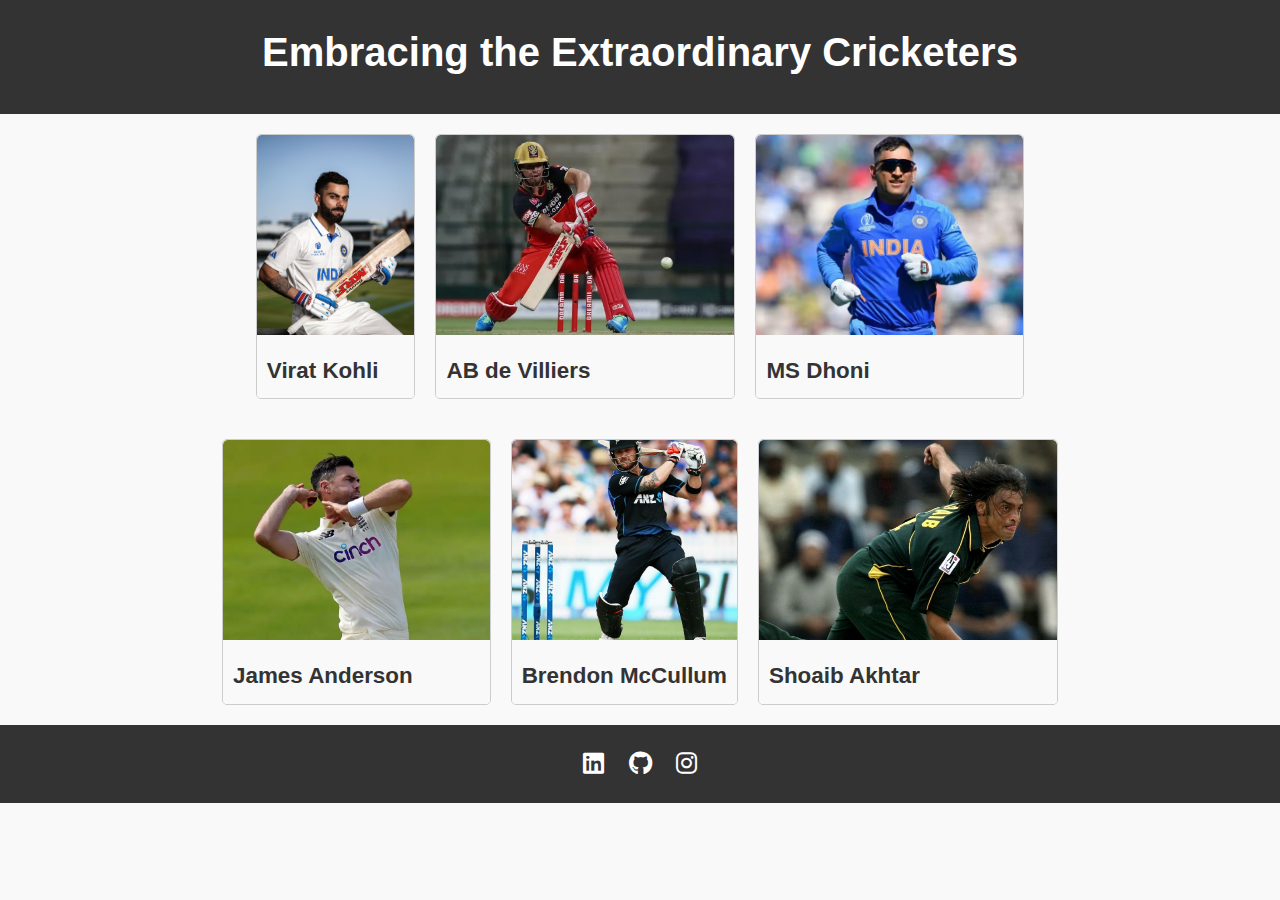
<file: index.html>
<!DOCTYPE html>
<html lang="en">
<head>
    <meta charset="UTF-8">
    <meta name="viewport" content="width=device-width, initial-scale=1.0">
    <title>Urniv Bosu - Admire page</title>
    <link rel="stylesheet" href="style.css">
    <link rel="stylesheet" href="https://cdnjs.cloudflare.com/ajax/libs/font-awesome/6.0.0-beta3/css/all.min.css" integrity="sha384-LCsBTh5L6C3j5mdoQq3w4wH3FfUHKJg%2BHFh3z04e%2BqkGk/rWY6pPxzveFwKG9HM" crossorigin="anonymous">
</head>
<body>
    <header>
        <h1>Embracing the Extraordinary Cricketers</h1>
    </header>

    <section class="blog-section">
        <div class="blog-item">
            <a href="./desc1.html">
                <img src="./image1.jpeg" alt="Blog Image 1">
                <h2>Virat Kohli</h2>
            </a>
        </div>

        <div class="blog-item">
            <a href="./desc2.html">
                <img src="./image2.jpeg" alt="Blog Image 2">
                <h2>AB de Villiers</h2>
            </a>
        </div>

        <div class="blog-item">
            <a href="./desc3.html">
                <img src="./image3.jpg" alt="Blog Image 3">
                <h2>MS Dhoni</h2>
            </a>
        </div>

        

    </section>
    <section class="blog-section">
        <div class="blog-item">
            <a href="./desc4.html">
                <img src="./image4.jpg" alt="Blog Image 1">
                <h2>James Anderson</h2>
            </a>
        </div>

        <div class="blog-item">
            <a href="./desc5.html">
                <img src="./image5.jpg" alt="Blog Image 2">
                <h2>Brendon McCullum</h2>
            </a>
        </div>

        <div class="blog-item">
            <a href="./desc6.html">
                <img src="./image6.jpg" alt="Blog Image 3">
                <h2>Shoaib Akhtar</h2>
            </a>
        </div>

       

    </section>

    <footer>
        <a href="https://www.linkedin.com/in/urniv-bosu-6b4a79236/" class="social-icon"><i class="fab fa-linkedin"></i></a>
        <a href="https://github.com/urnivbosu" class="social-icon"><i class="fab fa-github"></i></a>
        <a href="https://www.instagram.com/urniv_bosu/?hl=en" class="social-icon"><i class="fab fa-instagram"></i></a>
    </footer>
</body>
</html>
</file>
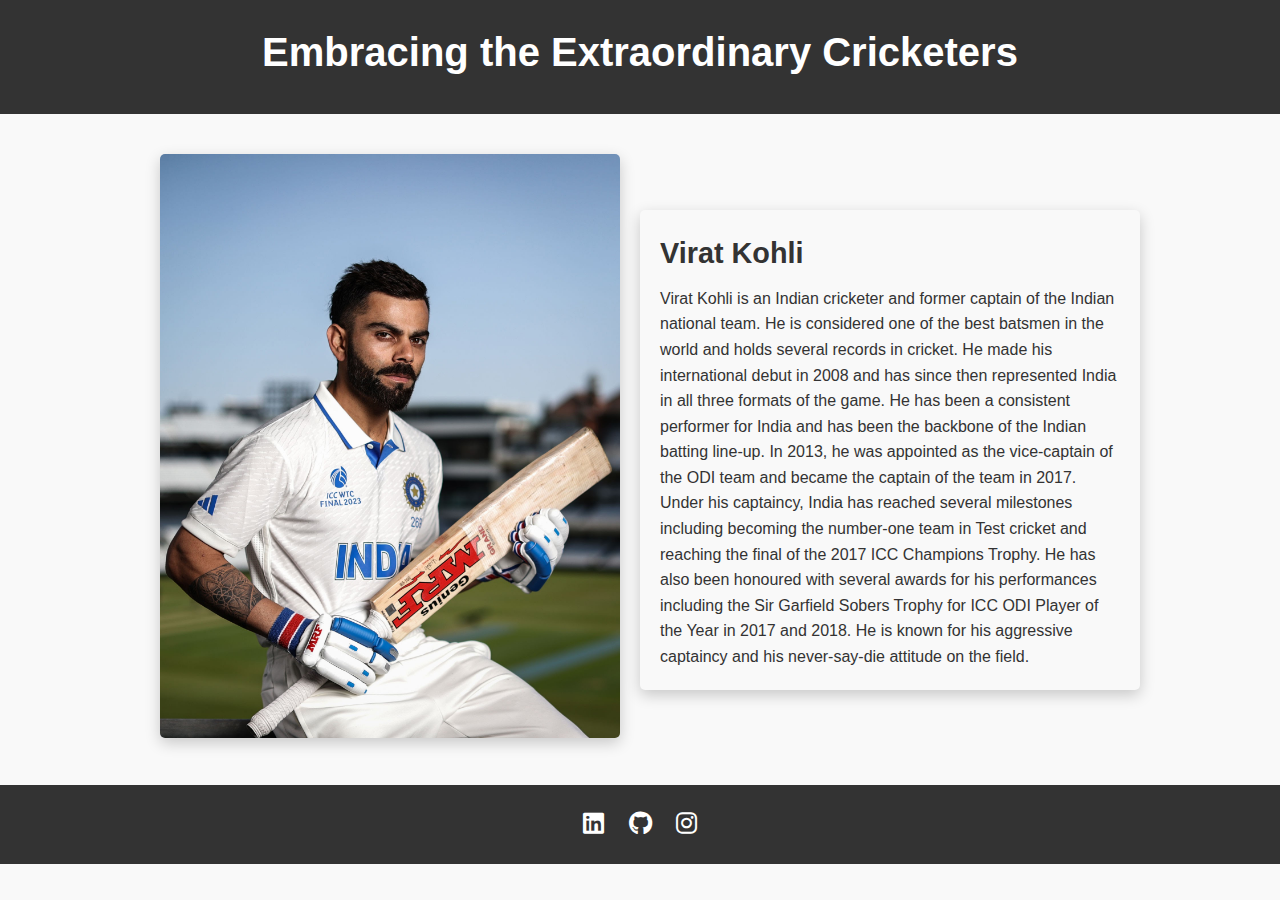
<file: desc1.html>
<!DOCTYPE html>
<html lang="en">
<head>
    <meta charset="UTF-8">
    <meta name="viewport" content="width=device-width, initial-scale=1.0">
    <title>Admire page Page</title>
    <link rel="stylesheet" href="styles.css">
    <link rel="stylesheet" href="https://cdnjs.cloudflare.com/ajax/libs/font-awesome/6.0.0-beta3/css/all.min.css" integrity="sha384-LCsBTh5L6C3j5mdoQq3w4wH3FfUHKJg%2BHFh3z04e%2BqkGk/rWY6pPxzveFwKG9HM" crossorigin="anonymous">
</head>
<body>
    <header>
        <h1>Embracing the Extraordinary Cricketers</h1>
    </header>
    <main>
        <div class="photo">
            <img src="./image1.jpeg" alt="Description Photo">
        </div>
        <div class="description">
            <h2>Virat Kohli</h2>
            <p>
                Virat Kohli is an Indian cricketer and former captain of the Indian national team. He is considered one of the best batsmen in the world and holds several records in cricket. He made his international debut in 2008 and has since then represented India in all three formats of the game. He has been a consistent performer for India and has been the backbone of the Indian batting line-up. In 2013, he was appointed as the vice-captain of the ODI team and became the captain of the team in 2017. Under his captaincy, India has reached several milestones including becoming the number-one team in Test cricket and reaching the final of the 2017 ICC Champions Trophy. He has also been honoured with several awards for his performances including the Sir Garfield Sobers Trophy for ICC ODI Player of the Year in 2017 and 2018. He is known for his aggressive captaincy and his never-say-die attitude on the field.</p>
        </div>
    </main>
    <footer>
        <a href="https://www.linkedin.com/in/urniv-bosu-6b4a79236/" class="social-icon"><i class="fab fa-linkedin"></i></a>
        <a href="https://github.com/urnivbosu" class="social-icon"><i class="fab fa-github"></i></a>
        <a href="https://www.instagram.com/urniv_bosu/?hl=en" class="social-icon"><i class="fab fa-instagram"></i></a>
    </footer>
</body>
</html>
</file>
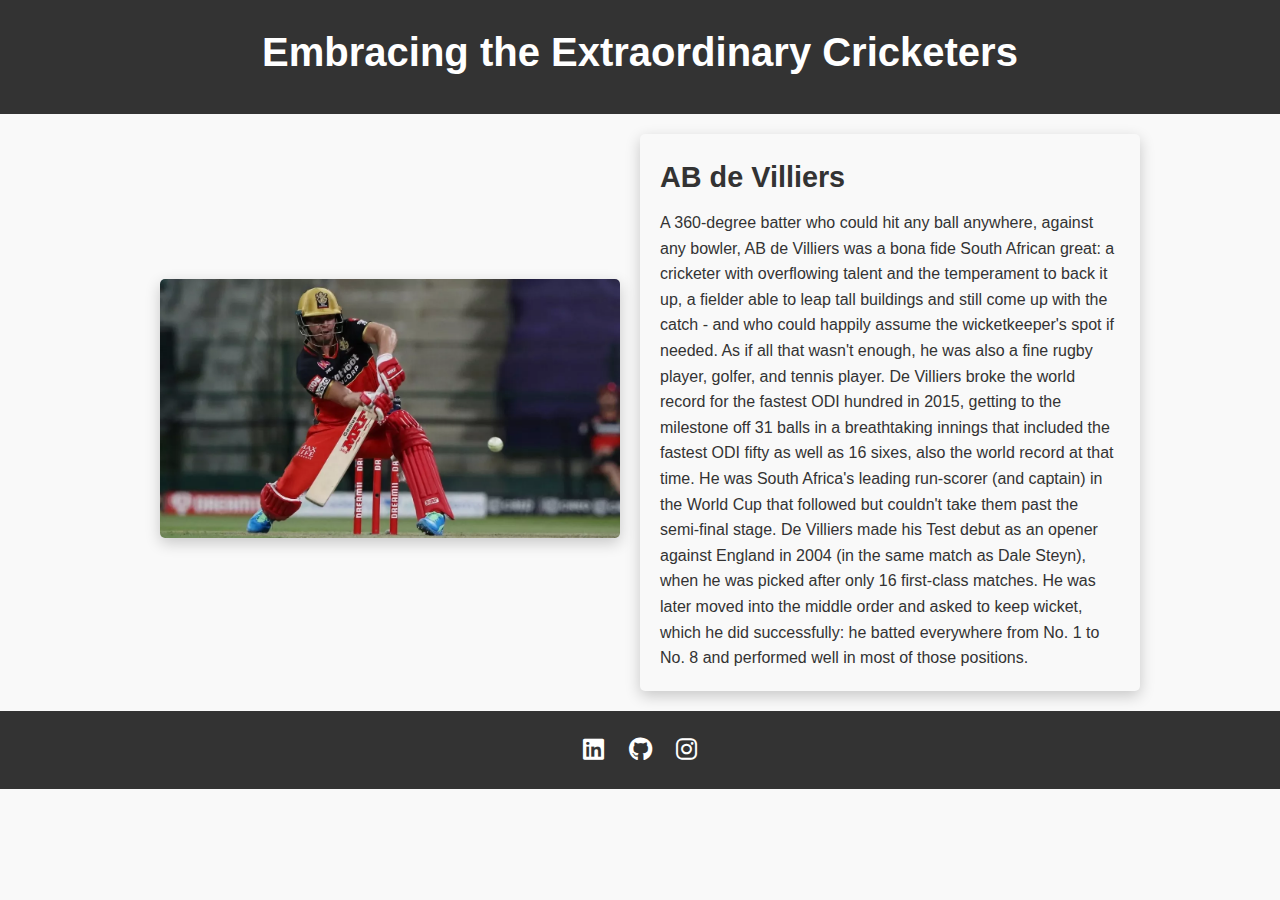
<file: desc2.html>
<!DOCTYPE html>
<html lang="en">
<head>
    <meta charset="UTF-8">
    <meta name="viewport" content="width=device-width, initial-scale=1.0">
    <title>Admire page Page</title>
    <link rel="stylesheet" href="styles.css">
    <link rel="stylesheet" href="https://cdnjs.cloudflare.com/ajax/libs/font-awesome/6.0.0-beta3/css/all.min.css" integrity="sha384-LCsBTh5L6C3j5mdoQq3w4wH3FfUHKJg%2BHFh3z04e%2BqkGk/rWY6pPxzveFwKG9HM" crossorigin="anonymous">
</head>
<body>
    <header>
        <h1>Embracing the Extraordinary Cricketers</h1>
    </header>
    <main>
        <div class="photo">
            <img src="./image2.jpeg" alt="Description Photo">
        </div>
        <div class="description">
            <h2>AB de  Villiers</h2>
            <p>A 360-degree batter who could hit any ball anywhere, against any bowler, AB de Villiers was a bona fide South African great: a cricketer with overflowing talent and the temperament to back it up, a fielder able to leap tall buildings and still come up with the catch - and who could happily assume the wicketkeeper's spot if needed. As if all that wasn't enough, he was also a fine rugby player, golfer, and tennis player.

                De Villiers broke the world record for the fastest ODI hundred in 2015, getting to the milestone off 31 balls in a breathtaking innings that included the fastest ODI fifty as well as 16 sixes, also the world record at that time. He was South Africa's leading run-scorer (and captain) in the World Cup that followed but couldn't take them past the semi-final stage.
                
                De Villiers made his Test debut as an opener against England in 2004 (in the same match as Dale Steyn), when he was picked after only 16 first-class matches. He was later moved into the middle order and asked to keep wicket, which he did successfully: he batted everywhere from No. 1 to No. 8 and performed well in most of those positions.</p>
        </div>
    </main>
    <footer>
        <a href="https://www.linkedin.com/in/urniv-bosu-6b4a79236/" class="social-icon"><i class="fab fa-linkedin"></i></a>
        <a href="https://github.com/urnivbosu" class="social-icon"><i class="fab fa-github"></i></a>
        <a href="https://www.instagram.com/urniv_bosu/?hl=en" class="social-icon"><i class="fab fa-instagram"></i></a>
    </footer>
</body>
</html>
</file>
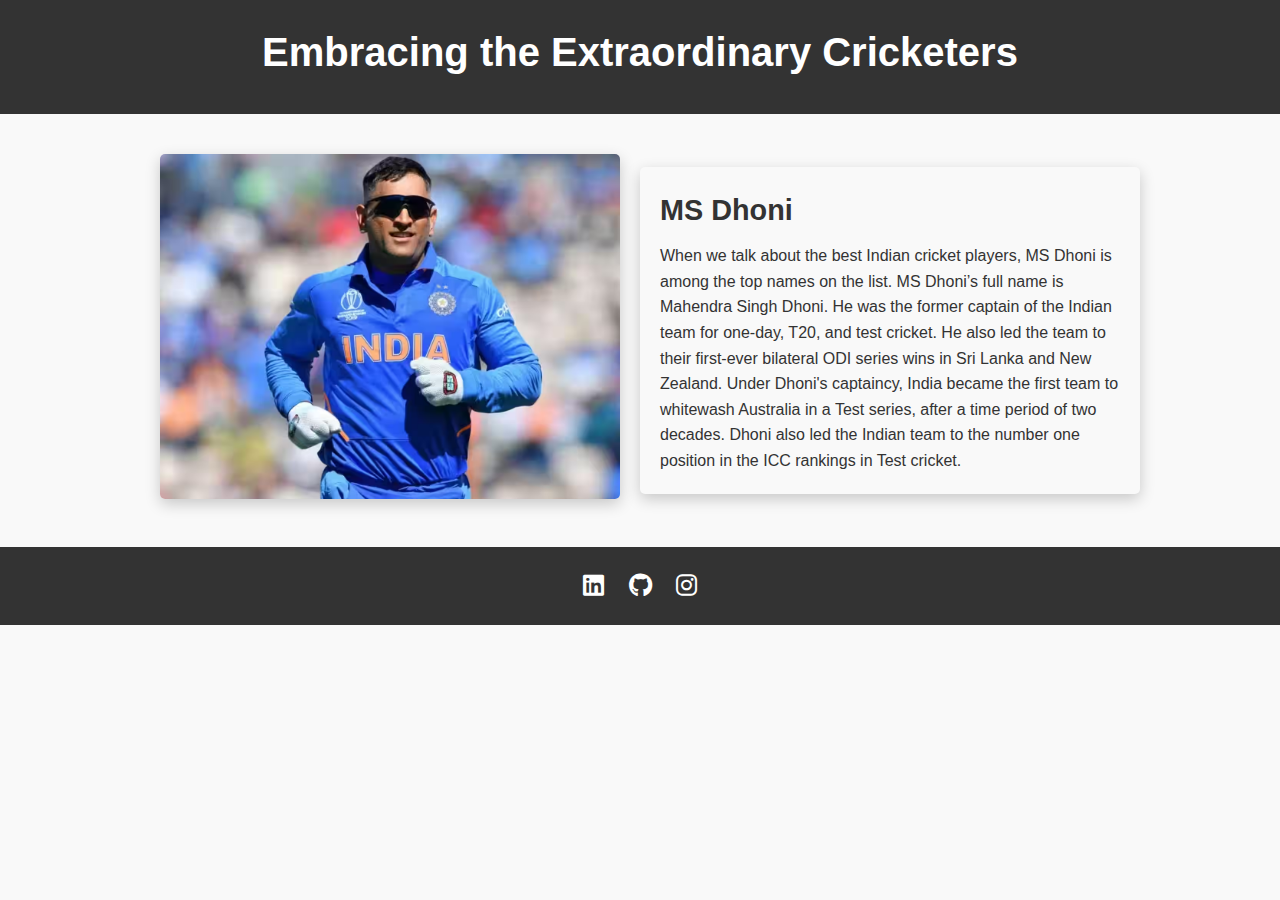
<file: desc3.html>
<!DOCTYPE html>
<html lang="en">
<head>
    <meta charset="UTF-8">
    <meta name="viewport" content="width=device-width, initial-scale=1.0">
    <title>Admire page Page</title>
    <link rel="stylesheet" href="styles.css">
    <link rel="stylesheet" href="https://cdnjs.cloudflare.com/ajax/libs/font-awesome/6.0.0-beta3/css/all.min.css" integrity="sha384-LCsBTh5L6C3j5mdoQq3w4wH3FfUHKJg%2BHFh3z04e%2BqkGk/rWY6pPxzveFwKG9HM" crossorigin="anonymous">
</head>
<body>
    <header>
        <h1>Embracing the Extraordinary Cricketers</h1>
    </header>
    <main>
        <div class="photo">
            <img src="./image3.jpg" alt="Description Photo">
        </div>
        <div class="description">
            <h2>MS Dhoni</h2>
            <p>
                When we talk about the best Indian cricket players, MS Dhoni is among the top names on the list. MS Dhoni’s full name is Mahendra Singh Dhoni. He was the former captain of the Indian team for one-day, T20, and test cricket. He also led the team to their first-ever bilateral ODI series wins in Sri Lanka and New Zealand. Under Dhoni's captaincy, India became the first team to whitewash Australia in a Test series, after a time period of two decades. Dhoni also led the Indian team to the number one position in the ICC rankings in Test cricket.</p>
        </div>
    </main>
    <footer>
        <a href="https://www.linkedin.com/in/urniv-bosu-6b4a79236/" class="social-icon"><i class="fab fa-linkedin"></i></a>
        <a href="https://github.com/urnivbosu" class="social-icon"><i class="fab fa-github"></i></a>
        <a href="https://www.instagram.com/urniv_bosu/?hl=en" class="social-icon"><i class="fab fa-instagram"></i></a>
    </footer>
</body>
</html>
</file>
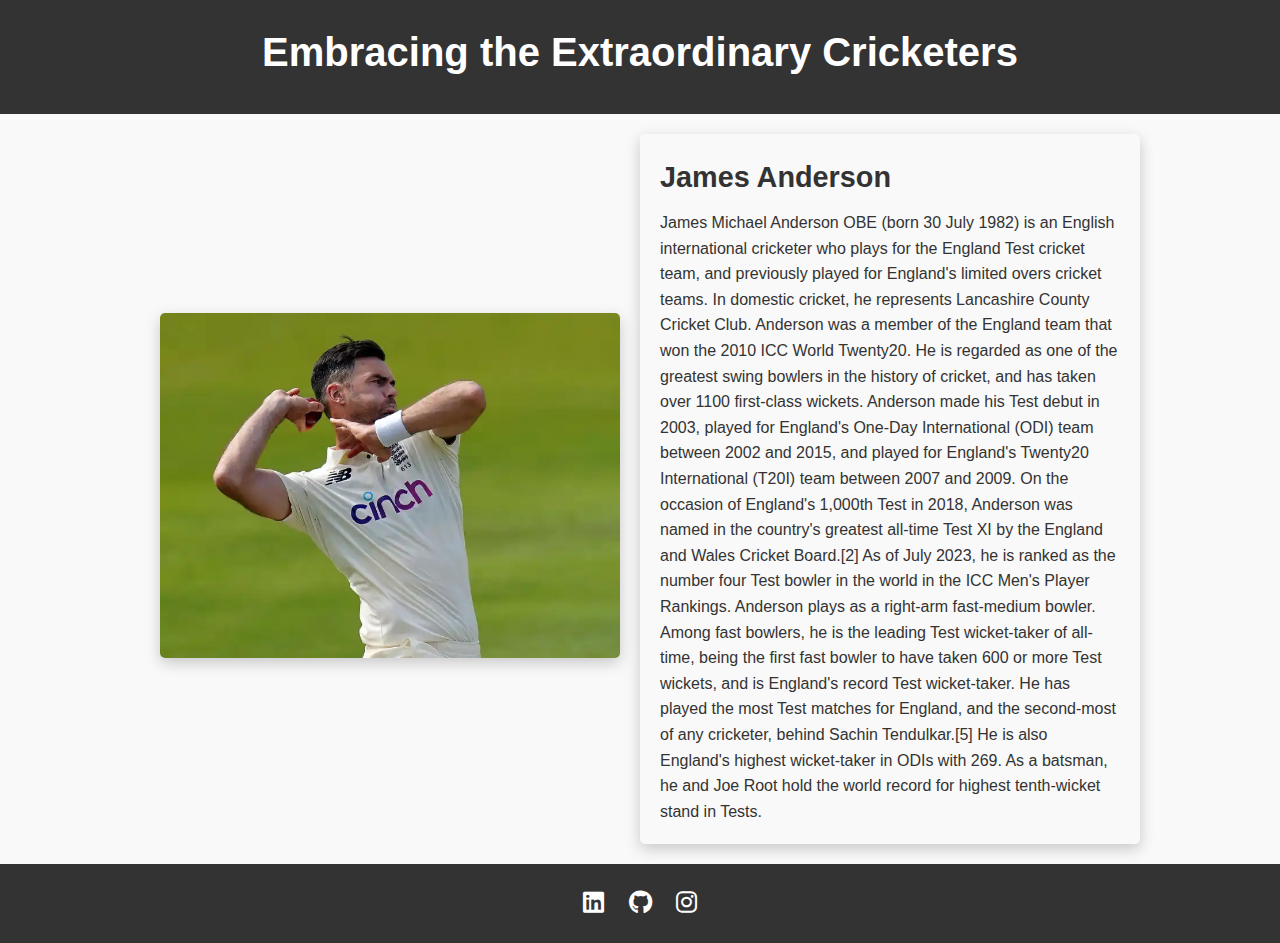
<file: desc4.html>
<!DOCTYPE html>
<html lang="en">
<head>
    <meta charset="UTF-8">
    <meta name="viewport" content="width=device-width, initial-scale=1.0">
    <title>Admire page Page</title>
    <link rel="stylesheet" href="styles.css">
    <link rel="stylesheet" href="https://cdnjs.cloudflare.com/ajax/libs/font-awesome/6.0.0-beta3/css/all.min.css" integrity="sha384-LCsBTh5L6C3j5mdoQq3w4wH3FfUHKJg%2BHFh3z04e%2BqkGk/rWY6pPxzveFwKG9HM" crossorigin="anonymous">
</head>
<body>
    <header>
        <h1>Embracing the Extraordinary Cricketers</h1>
    </header>
    <main>
        <div class="photo">
            <img src="./image4.jpg" alt="Description Photo">
        </div>
        <div class="description">
            <h2>James Anderson</h2>
            <p>James Michael Anderson OBE (born 30 July 1982) is an English international cricketer who plays for the England Test cricket team, and previously played for England's limited overs cricket teams. In domestic cricket, he represents Lancashire County Cricket Club. Anderson was a member of the England team that won the 2010 ICC World Twenty20.

                He is regarded as one of the greatest swing bowlers in the history of cricket, and has taken over 1100 first-class wickets.
                
                Anderson made his Test debut in 2003, played for England's One-Day International (ODI) team between 2002 and 2015, and played for England's Twenty20 International (T20I) team between 2007 and 2009. On the occasion of England's 1,000th Test in 2018, Anderson was named in the country's greatest all-time Test XI by the England and Wales Cricket Board.[2] As of July 2023, he is ranked as the number four Test bowler in the world in the ICC Men's Player Rankings.
                
                Anderson plays as a right-arm fast-medium bowler. Among fast bowlers, he is the leading Test wicket-taker of all-time, being the first fast bowler to have taken 600 or more Test wickets, and is England's record Test wicket-taker. He has played the most Test matches for England, and the second-most of any cricketer, behind Sachin Tendulkar.[5] He is also England's highest wicket-taker in ODIs with 269. As a batsman, he and Joe Root hold the world record for highest tenth-wicket stand in Tests.</p>
        </div>
    </main>
    <footer>
        <a href="https://www.linkedin.com/in/urniv-bosu-6b4a79236/" class="social-icon"><i class="fab fa-linkedin"></i></a>
        <a href="https://github.com/urnivbosu" class="social-icon"><i class="fab fa-github"></i></a>
        <a href="https://www.instagram.com/urniv_bosu/?hl=en" class="social-icon"><i class="fab fa-instagram"></i></a>
    </footer>
</body>
</html>
</file>
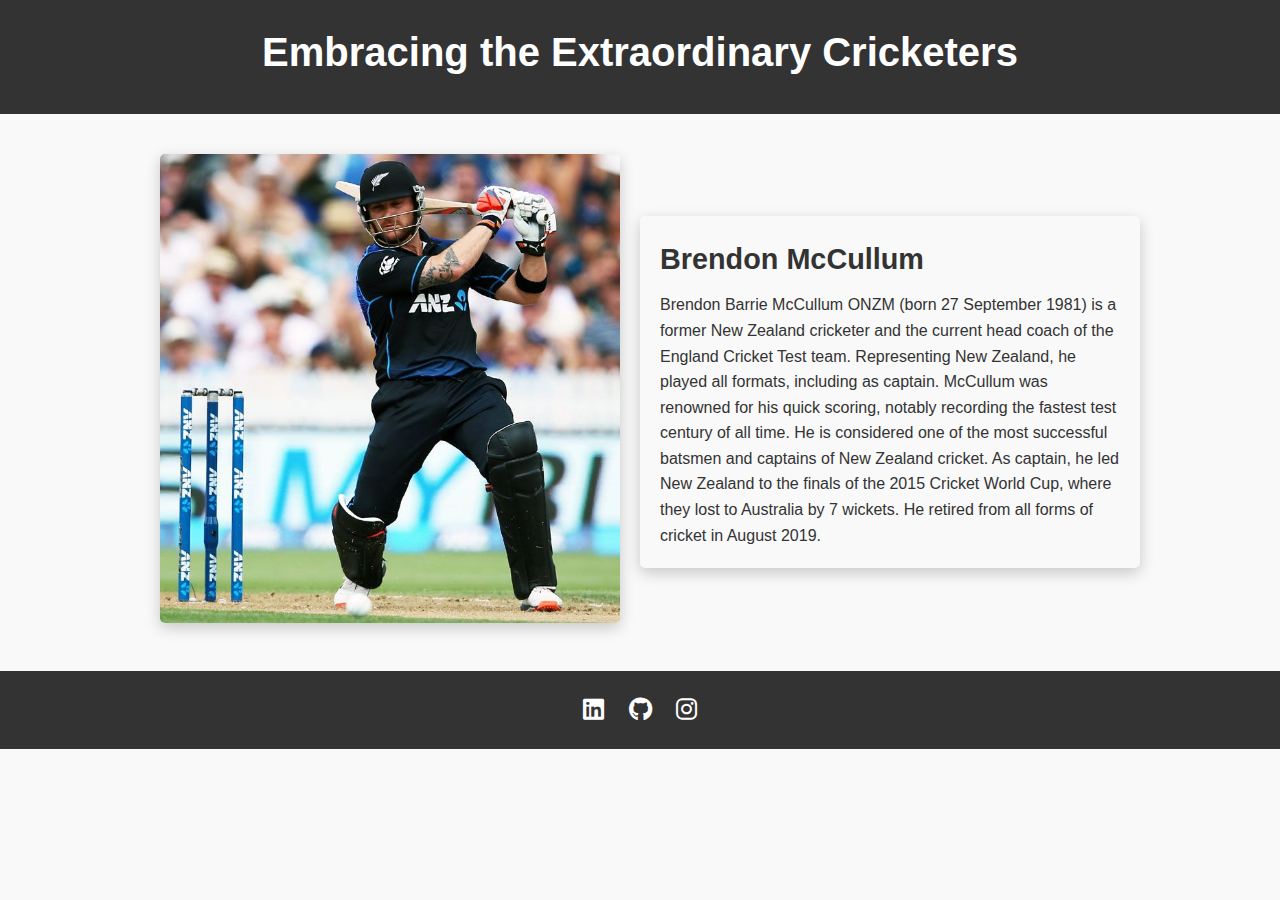
<file: desc5.html>
<!DOCTYPE html>
<html lang="en">
<head>
    <meta charset="UTF-8">
    <meta name="viewport" content="width=device-width, initial-scale=1.0">
    <title>Admire page Page</title>
    <link rel="stylesheet" href="styles.css">
    <link rel="stylesheet" href="https://cdnjs.cloudflare.com/ajax/libs/font-awesome/6.0.0-beta3/css/all.min.css" integrity="sha384-LCsBTh5L6C3j5mdoQq3w4wH3FfUHKJg%2BHFh3z04e%2BqkGk/rWY6pPxzveFwKG9HM" crossorigin="anonymous">
</head>
<body>
    <header>
        <h1>Embracing the Extraordinary Cricketers</h1>
    </header>
    <main>
        <div class="photo">
            <img src="./image5.jpg" alt="Description Photo">
        </div>
        <div class="description">
            <h2>Brendon McCullum</h2>
            <p>Brendon Barrie McCullum ONZM (born 27 September 1981) is a former New Zealand cricketer and the current head coach of the England Cricket Test team. Representing New Zealand, he played all formats, including as captain. McCullum was renowned for his quick scoring, notably recording the fastest test century of all time. He is considered one of the most successful batsmen and captains of New Zealand cricket. As captain, he led New Zealand to the finals of the 2015 Cricket World Cup, where they lost to Australia by 7 wickets. He retired from all forms of cricket in August 2019.</p>
        </div>
    </main>
    <footer>
        <a href="https://www.linkedin.com/in/urniv-bosu-6b4a79236/" class="social-icon"><i class="fab fa-linkedin"></i></a>
        <a href="https://github.com/urnivbosu" class="social-icon"><i class="fab fa-github"></i></a>
        <a href="https://www.instagram.com/urniv_bosu/?hl=en" class="social-icon"><i class="fab fa-instagram"></i></a>
    </footer>
</body>
</html>
</file>
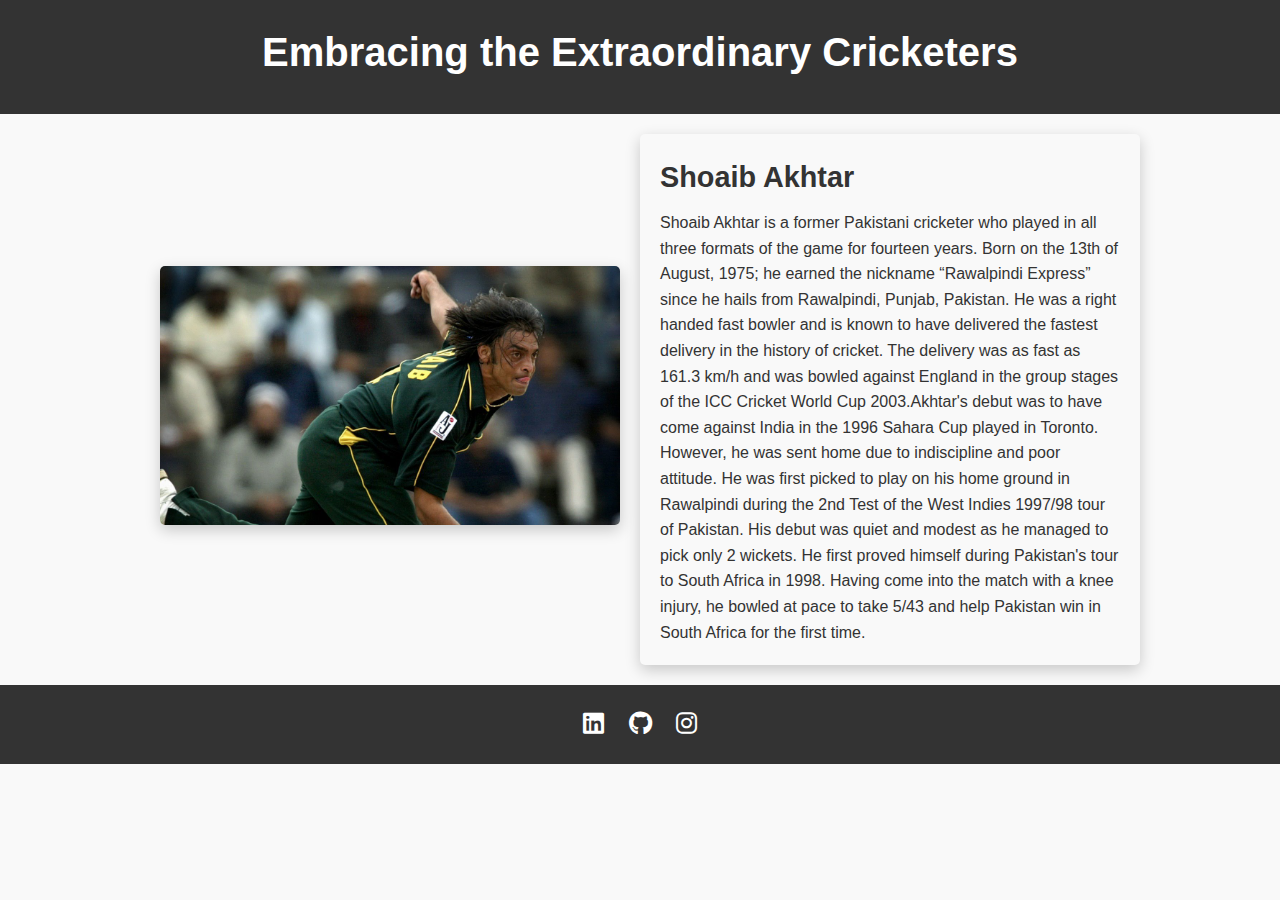
<file: desc6.html>
<!DOCTYPE html>
<html lang="en">
<head>
    <meta charset="UTF-8">
    <meta name="viewport" content="width=device-width, initial-scale=1.0">
    <title>Admire page Page</title>
    <link rel="stylesheet" href="styles.css">
    <link rel="stylesheet" href="https://cdnjs.cloudflare.com/ajax/libs/font-awesome/6.0.0-beta3/css/all.min.css" integrity="sha384-LCsBTh5L6C3j5mdoQq3w4wH3FfUHKJg%2BHFh3z04e%2BqkGk/rWY6pPxzveFwKG9HM" crossorigin="anonymous">
</head>
<body>
    <header>
        <h1>Embracing the Extraordinary Cricketers</h1>
    </header>
    <main>
        <div class="photo">
            <img src="./image6.jpg" alt="Description Photo">
        </div>
        <div class="description">
            <h2>Shoaib Akhtar</h2>
            <p>Shoaib Akhtar is a former Pakistani cricketer who played in all three formats of the game for fourteen years. Born on the 13th of August, 1975; he earned the nickname “Rawalpindi Express” since he hails from Rawalpindi, Punjab, Pakistan.

                He was a right handed fast bowler and is known to have delivered the fastest delivery in the history of cricket.
                
                The delivery was as fast as 161.3 km/h and was bowled against England in the group stages of the ICC Cricket World Cup 2003.Akhtar's debut was to have come against India in the 1996 Sahara Cup played in Toronto. However, he was sent home due to indiscipline and poor attitude.

                He was first picked to play on his home ground in Rawalpindi during the 2nd Test of the West Indies 1997/98 tour of Pakistan. His debut was quiet and modest as he managed to pick only 2 wickets.
                
                He first proved himself during Pakistan's tour to South Africa in 1998. Having come into the match with a knee injury, he bowled at pace to take 5/43 and help Pakistan win in South Africa for the first time.</p>
        </div>
    </main>
    <footer>
        <a href="https://www.linkedin.com/in/urniv-bosu-6b4a79236/" class="social-icon"><i class="fab fa-linkedin"></i></a>
        <a href="https://github.com/urnivbosu" class="social-icon"><i class="fab fa-github"></i></a>
        <a href="https://www.instagram.com/urniv_bosu/?hl=en" class="social-icon"><i class="fab fa-instagram"></i></a>
    </footer>
</body>
</html>
</file>
<file: style.css>
* {
    box-sizing: border-box;
    margin: 0;
    padding: 0;
  }
  
  body {
    font-family: Arial, sans-serif;
    line-height: 1.6;
    background-color: #f9f9f9;
    color: #333;
  }
  
  header {
    text-align: center;
    padding: 20px 0;
    background-color: #333;
    color: #fff;
  }
  
  h1 {
    font-size: 2.5rem;
    margin-bottom: 10px;
  }
  
  .blog-section {
    display: flex;
    flex-wrap: wrap;
    justify-content: center;
    gap: 20px;
    padding: 20px;
  }
  
  .blog-item {
    max-width: 300px;
    border: 1px solid #ccc;
    border-radius: 5px;
    overflow: hidden;
    transition: box-shadow 0.3s ease;
  }
  
  .blog-item:hover {
    box-shadow: 0 5px 15px rgba(0, 0, 0, 0.2);
  }
  
  .blog-item a {
    display: block;
    text-decoration: none;
  }
  
  .blog-item img {
    width: 100%;
    height: 200px;
    object-fit: cover;
    border-radius: 5px 5px 0 0;
  }
  
  .blog-item h2 {
    font-size: 1.4rem;
    padding: 10px;
    background-color: #f9f9f9;
  }
  
 
  
  footer {
    background-color: #333;
    color: #fff;
    padding: 20px;
    text-align: center;
  }
  
  footer p {
    font-size: 0.9rem;
  }
  
  
  .social-icon {
    display: inline-block;
    margin: 0 10px;
    font-size: 1.5rem;
    color: #fff;
    text-decoration: none;
  }
  
  .social-icon:hover {
    color: #f9f9f9;
  }
  h2{
    color: #333;
  }
  
  
  @media (max-width: 768px) {
    .blog-section {
      gap: 10px;
    }
  
    .blog-item {
      max-width: 100%;
    }
  }
</file>
<file: styles.css>
* {
    box-sizing: border-box;
    margin: 0;
    padding: 0;
  }
  
  body {
    font-family: Arial, sans-serif;
    line-height: 1.6;
    background-color: #f9f9f9;
    color: #333;
  }
  
  header {
    text-align: center;
    padding: 20px 0;
    background-color: #333;
    color: #fff;
  }
  
  h1 {
    font-size: 2.5rem;
    margin-bottom: 10px;
  }
  
  main {
    display: flex;
    justify-content: center;
    align-items: center;
    flex-wrap: wrap;
    padding: 20px;
  }
  
  .photo {
    max-width: 500px;
    padding: 20px;
  }
  
  .photo img {
    width: 100%;
    border-radius: 5px;
    box-shadow: 0 5px 15px rgba(0, 0, 0, 0.2);
  }
  
  .description {
    max-width: 500px;
    padding: 20px;
    background-color: #f9f9f9;
    border-radius: 5px;
    box-shadow: 0 5px 15px rgba(0, 0, 0, 0.2);
  }
  
  .description h2 {
    font-size: 1.8rem;
    margin-bottom: 10px;
  }
  
  .description p {
    font-size: 1rem;
    line-height: 1.6;
  }
  
  footer {
    background-color: #333;
    color: #fff;
    padding: 20px;
    text-align: center;
  }
  
  footer p {
    font-size: 0.9rem;
  }
  
  
  .social-icon {
    display: inline-block;
    margin: 0 10px;
    font-size: 1.5rem;
    color: #fff;
    text-decoration: none;
  }
  
  .social-icon:hover {
    color: #f9f9f9;
  }
  h2{
    color: #333;
  }
</file>
